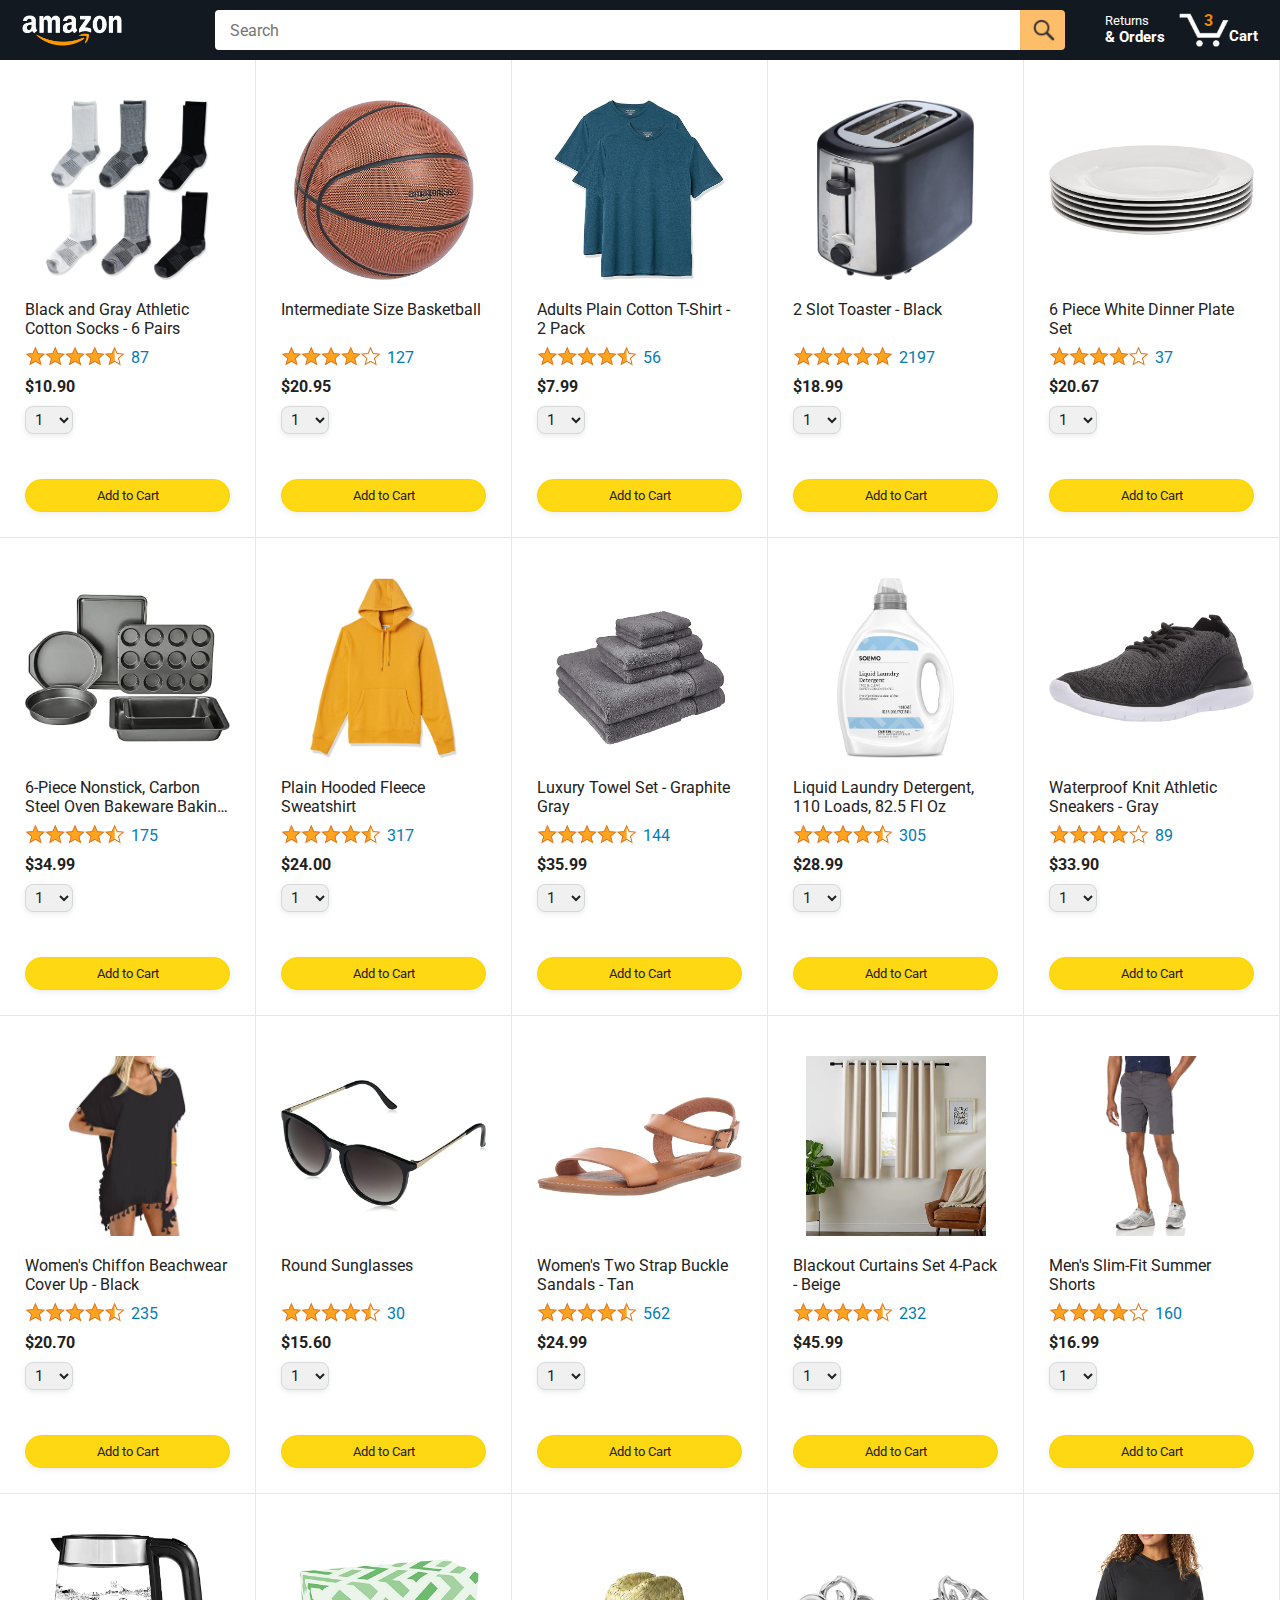
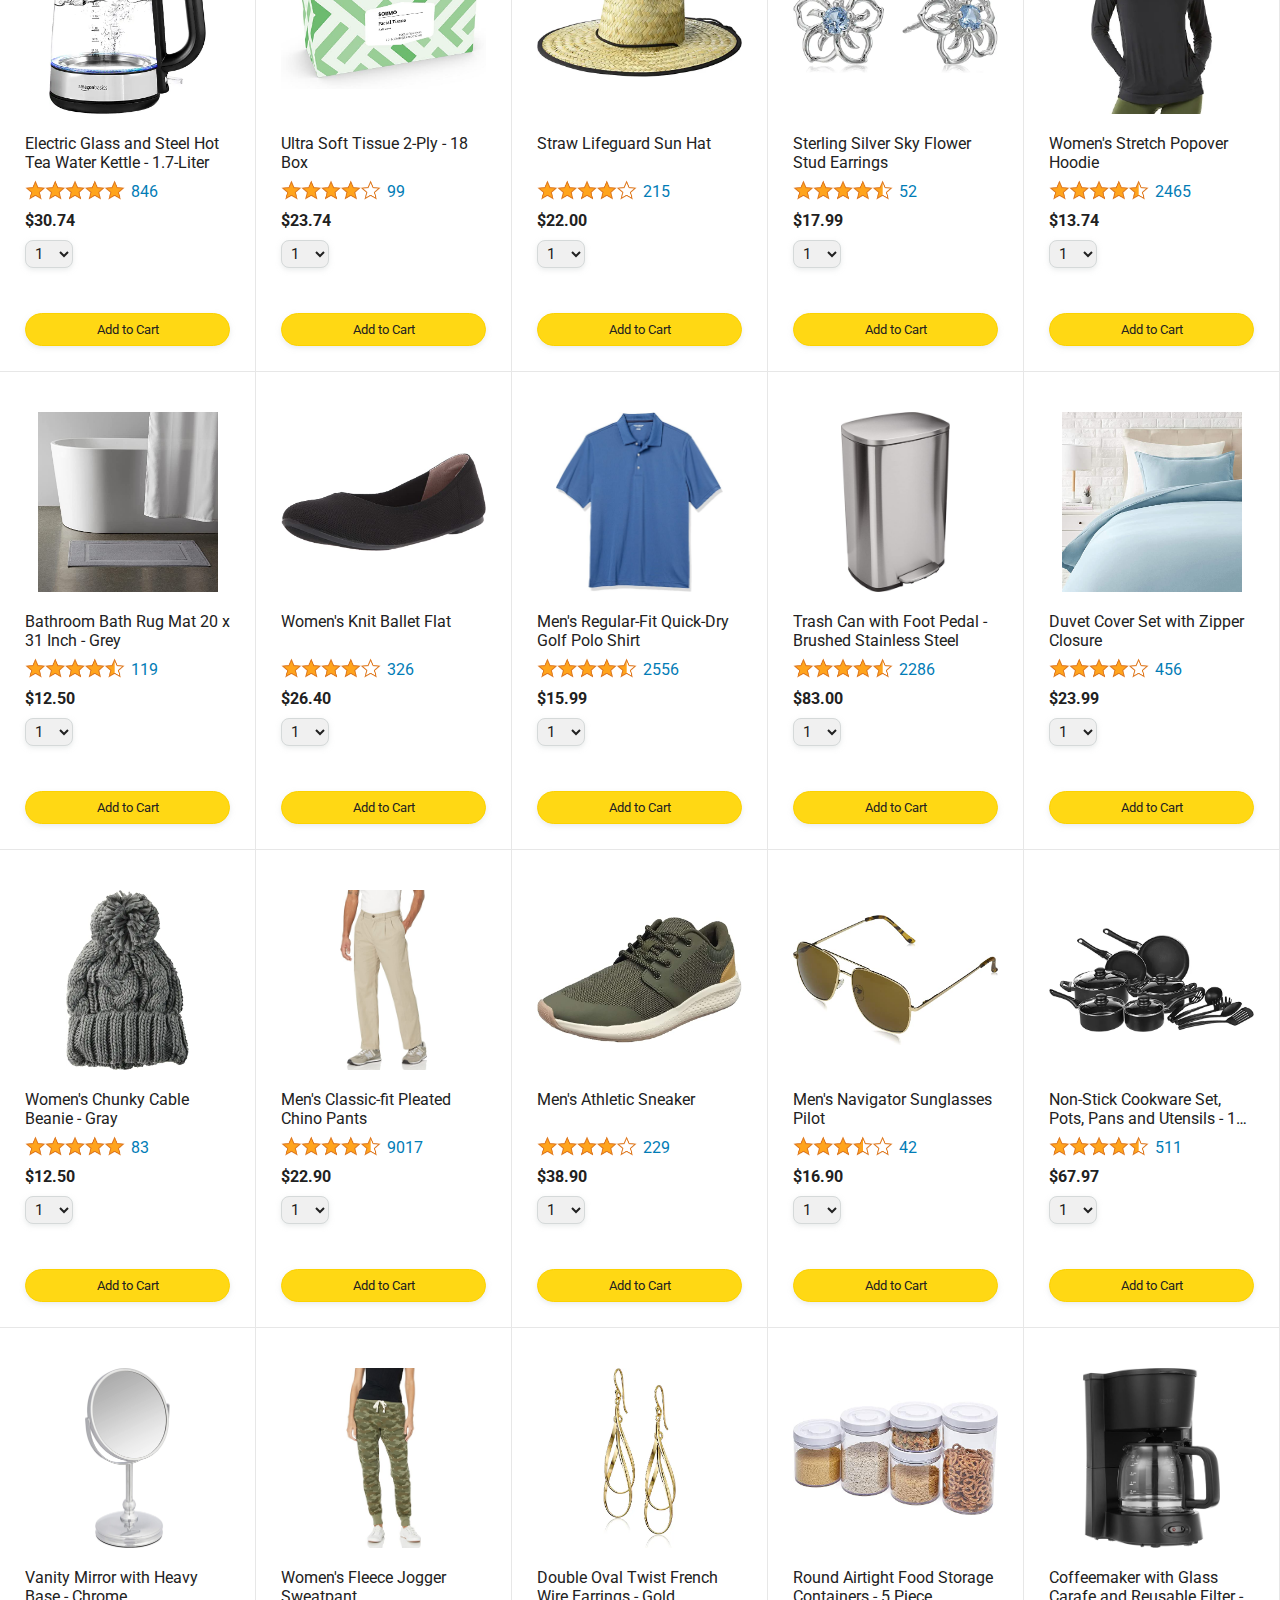
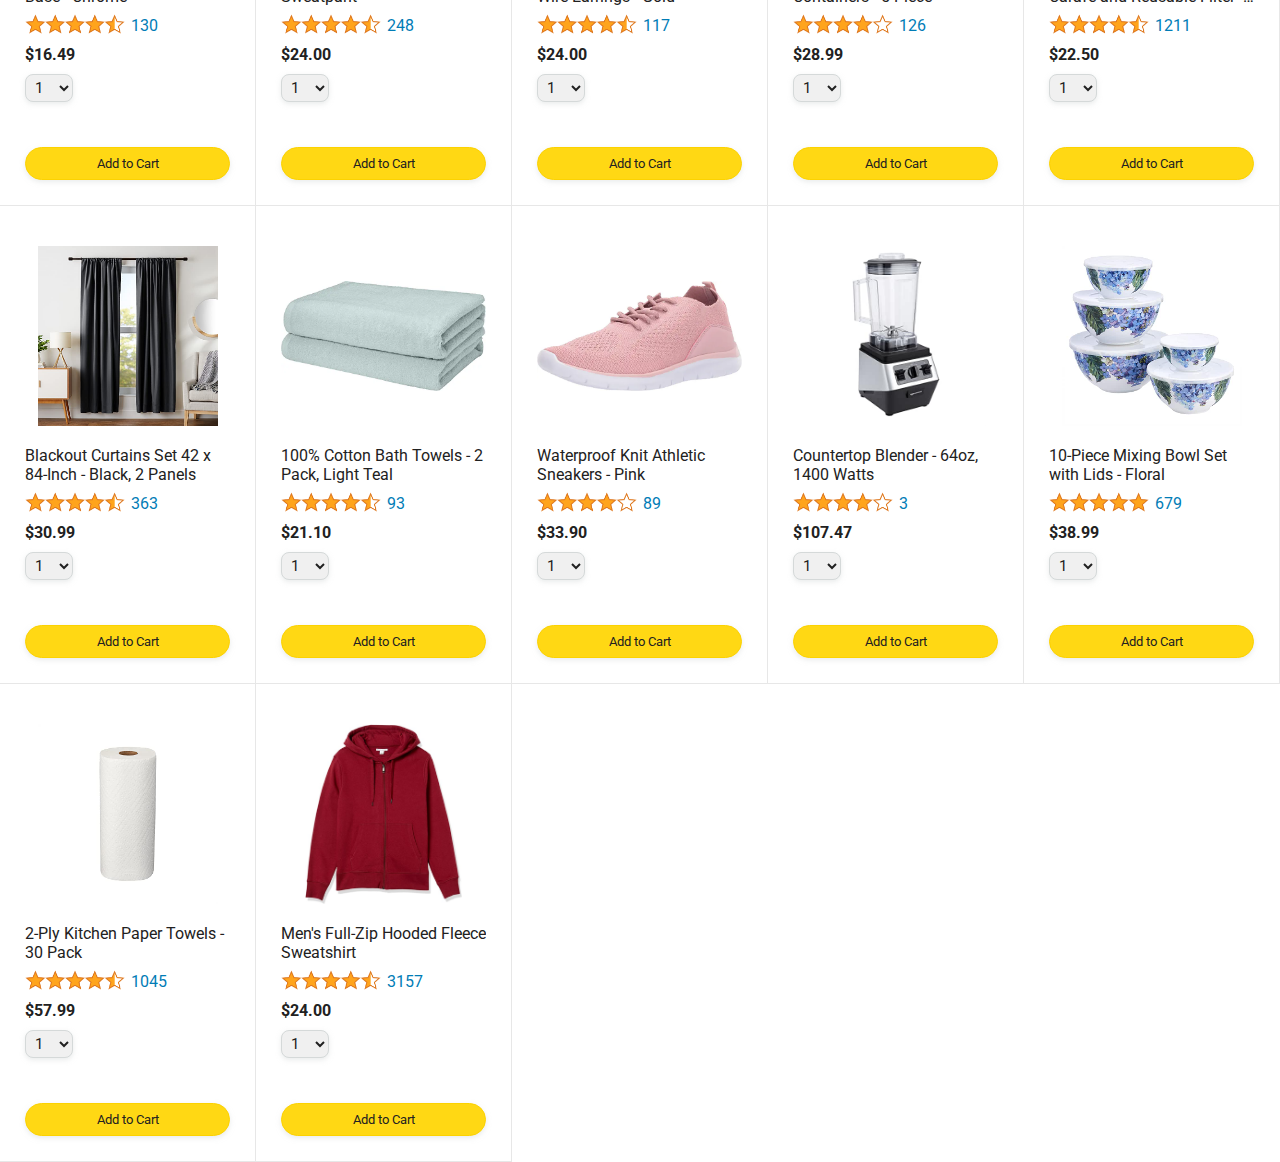
<file: index.html>
<!DOCTYPE html>
<html>
  <head>
    <title>Amazon Project</title>

    <!-- This code is needed for responsive design to work.
      (Responsive design = make the website look good on
      smaller screen sizes like a phone or a tablet). -->
    <meta name="viewport" content="width=device-width, initial-scale=1">

    <!-- Load a font called Roboto from Google Fonts. -->
    <link rel="shortcut icon" href="images/icons/amazon-favicon.png" type="image/x-icon">
    <link rel="preconnect" href="https://fonts.googleapis.com">
    <link rel="preconnect" href="https://fonts.gstatic.com" crossorigin>
    <link href="https://fonts.googleapis.com/css2?family=Roboto:wght@400;500;700&display=swap" rel="stylesheet">

    <!-- Here are the CSS files for this page. -->
    <link rel="stylesheet" href="styles/shared/general.css">
    <link rel="stylesheet" href="styles/shared/amazon-header.css">
    <link rel="stylesheet" href="styles/pages/amazon.css">
  </head>
  <body>
    <div class="amazon-header">
      <div class="amazon-header-left-section">
        <a href="index.html" class="header-link">
          <img class="amazon-logo"
            src="images/amazon-logo-white.png">
          <img class="amazon-mobile-logo"
            src="images/amazon-mobile-logo-white.png">
        </a>
      </div>

      <div class="amazon-header-middle-section">
        <input class="search-bar" type="text" placeholder="Search">

        <button class="search-button">
          <img class="search-icon" src="images/icons/search-icon.png">
        </button>
      </div>

      <div class="amazon-header-right-section">
        <a class="orders-link header-link" href="orders.html">
          <span class="returns-text">Returns</span>
          <span class="orders-text">& Orders</span>
        </a>

        <a class="cart-link header-link" href="checkout.html">
          <img class="cart-icon" src="images/icons/cart-icon.png">
          <div class="cart-quantity js-cart-quantity"></div>
          <div class="cart-text">Cart</div>
        </a>
      </div>
    </div>
    
    <div class="main">
      <div class="products-grid js-products-grid"> 
      </div>
    </div>

    <script type="module" src="scripts/amazon.js"></script>
  </body>
</html>
</file>
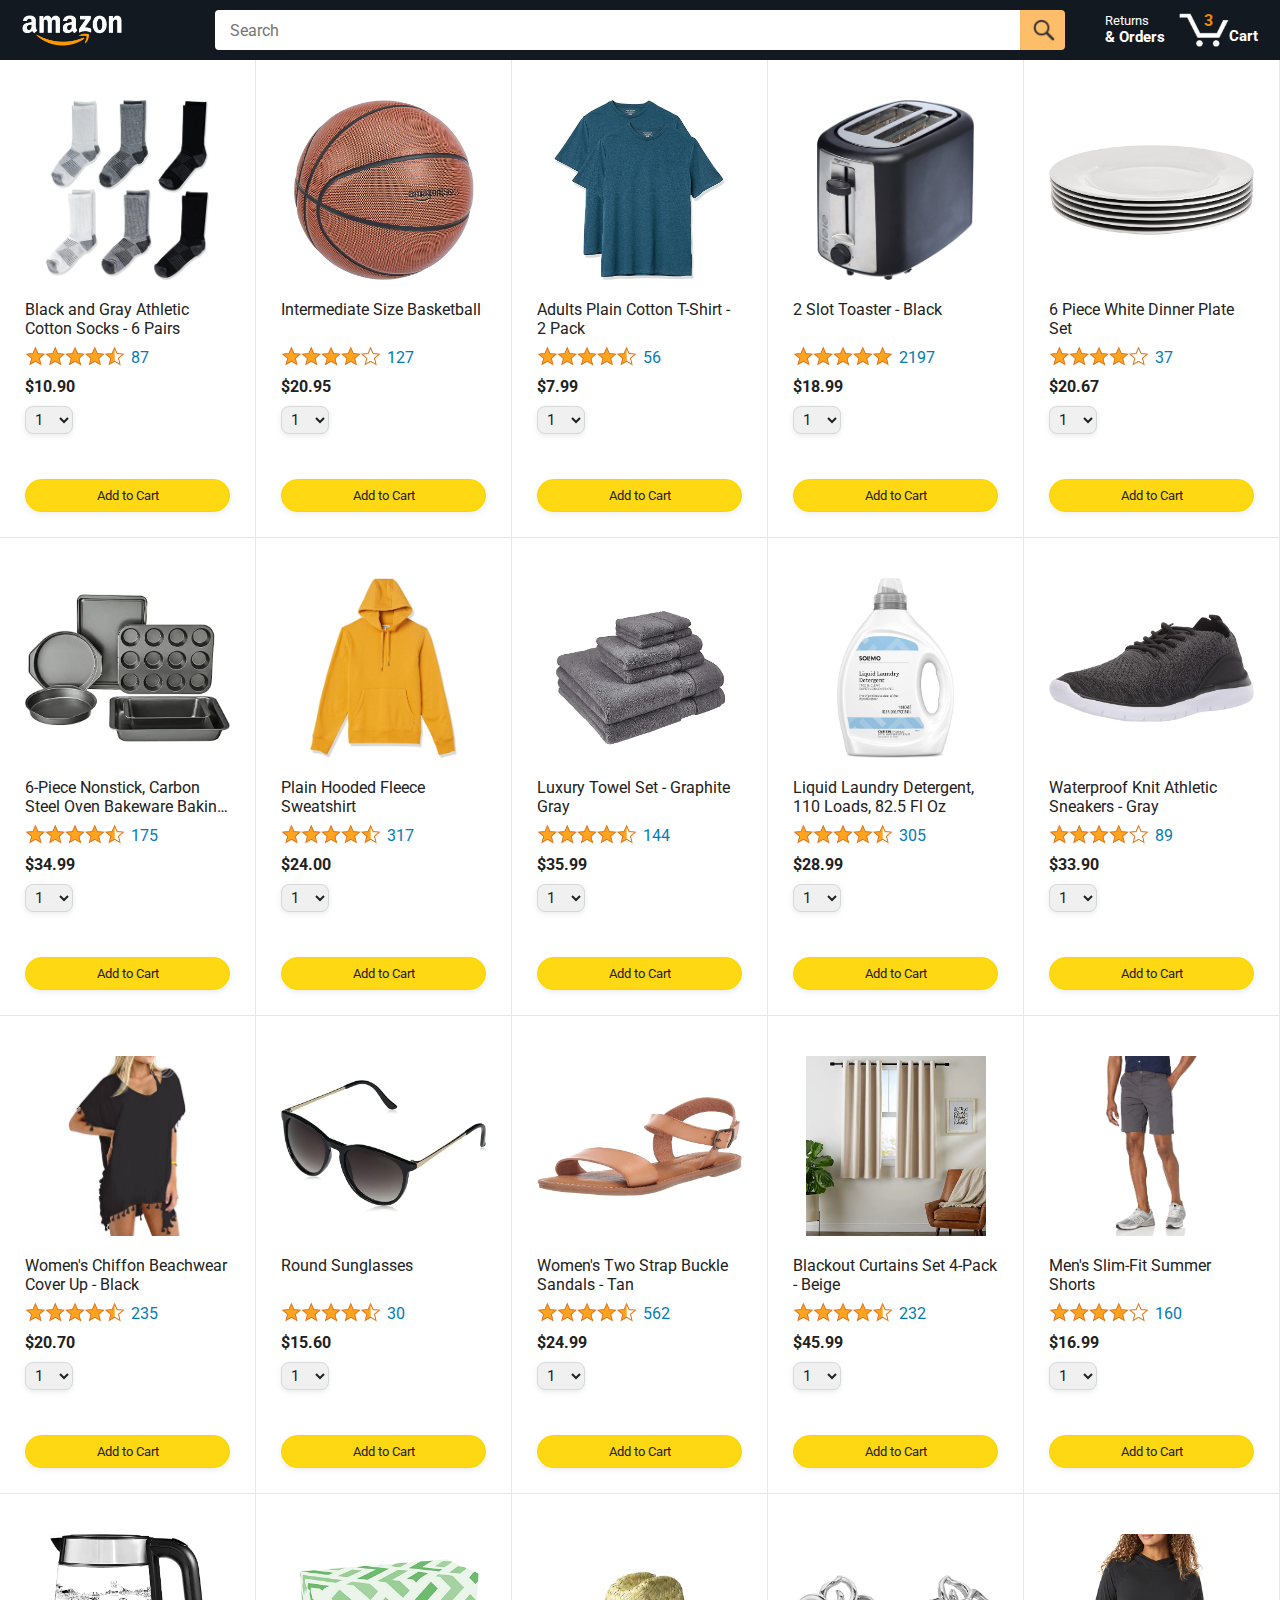
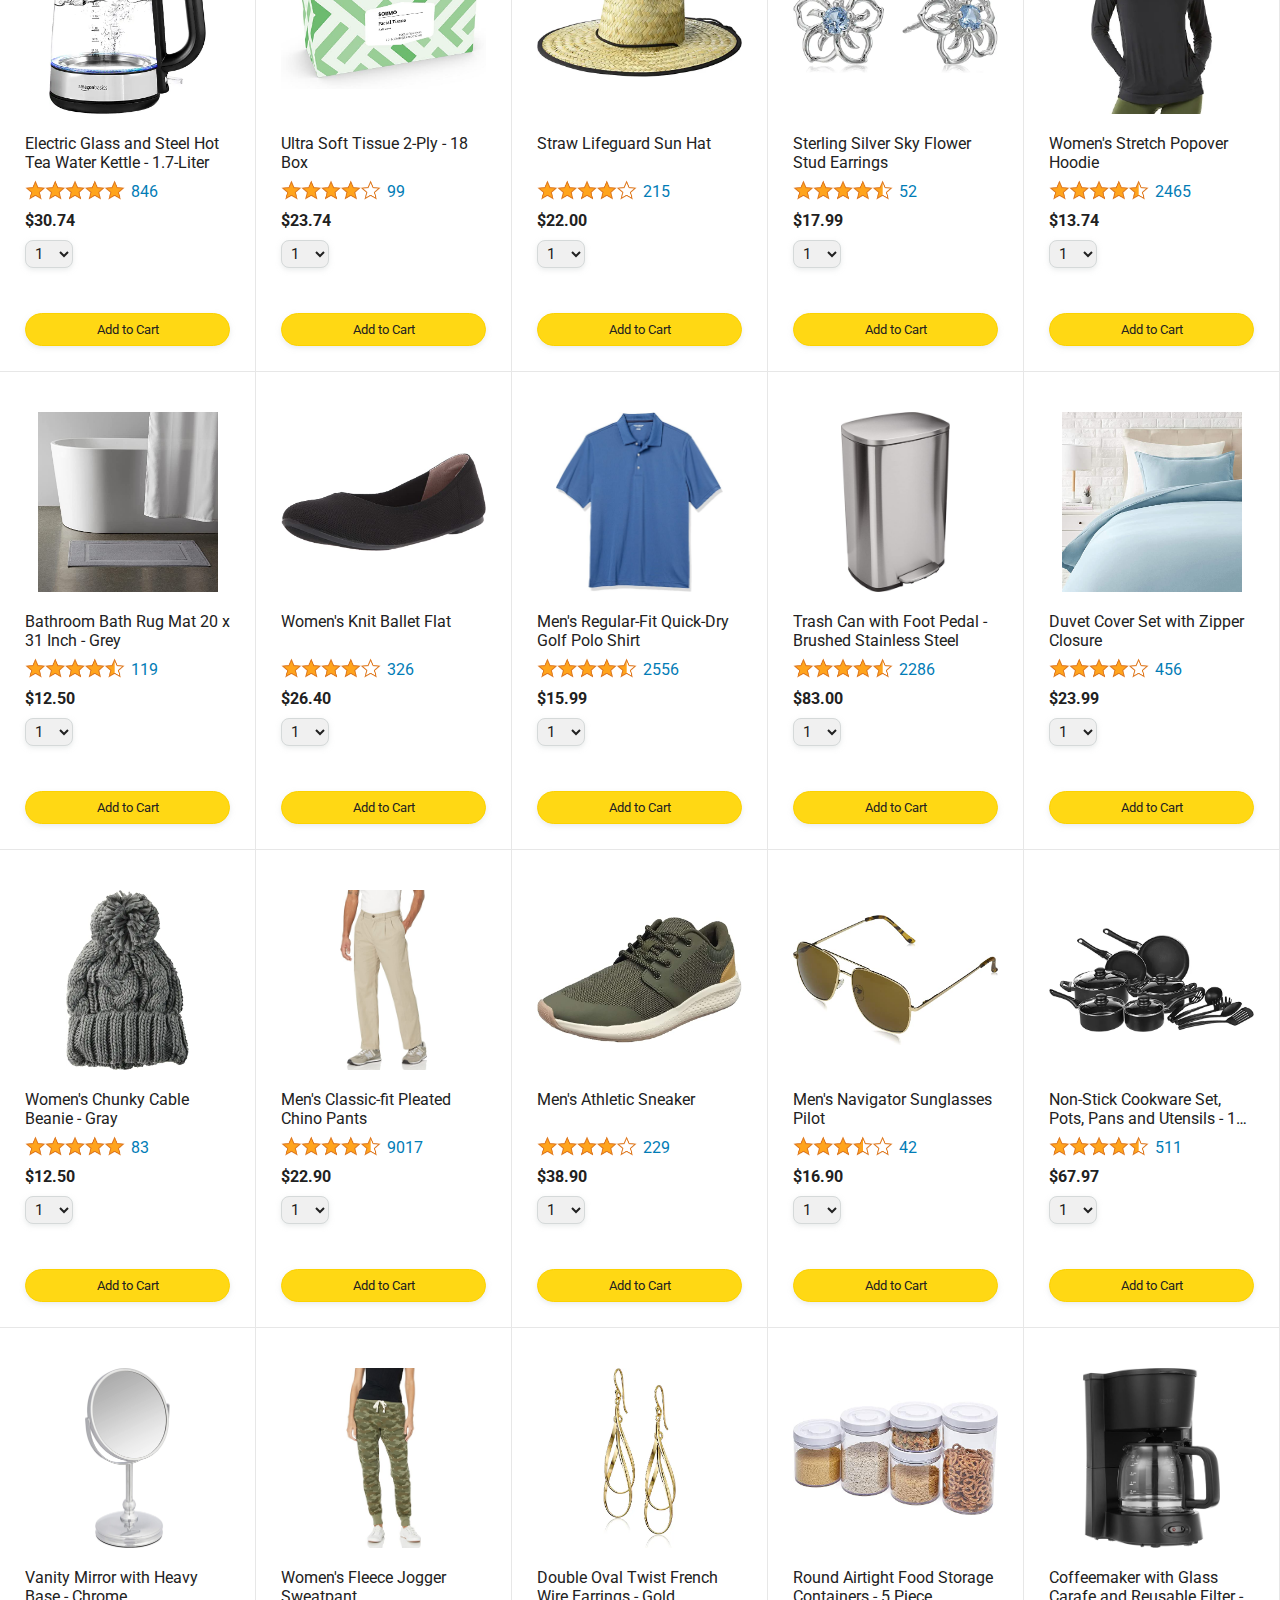
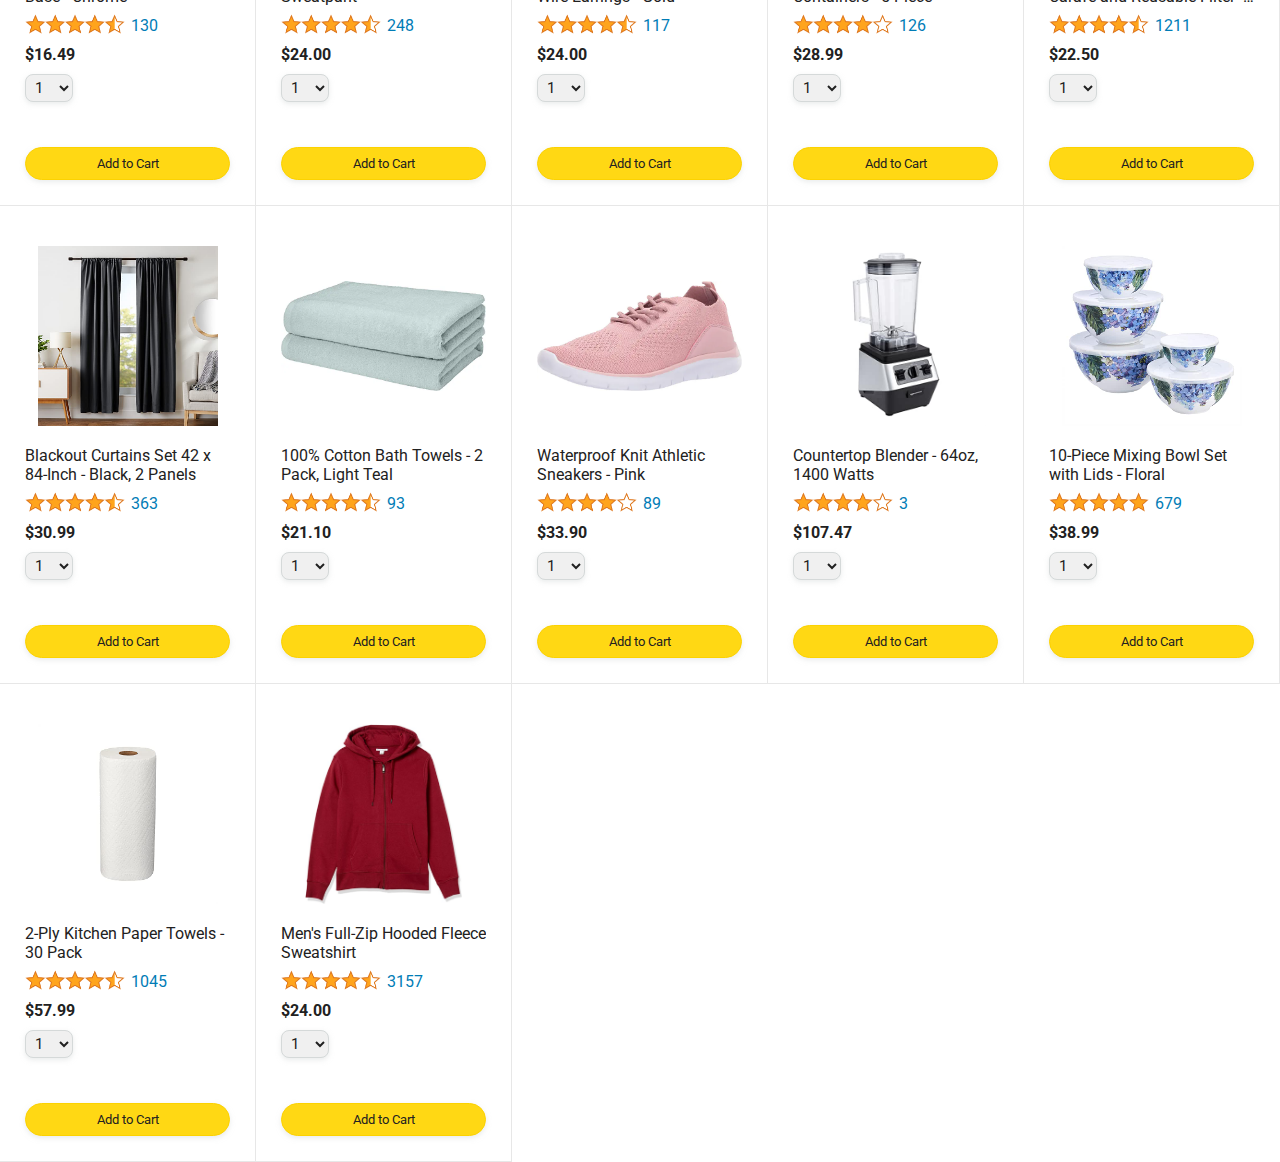
<file: amazon.html>
<!DOCTYPE html>
<html>
  <head>
    <title>Amazon Project</title>

    <!-- This code is needed for responsive design to work.
      (Responsive design = make the website look good on
      smaller screen sizes like a phone or a tablet). -->
    <meta name="viewport" content="width=device-width, initial-scale=1">

    <!-- Load a font called Roboto from Google Fonts. -->
    <link rel="preconnect" href="https://fonts.googleapis.com">
    <link rel="preconnect" href="https://fonts.gstatic.com" crossorigin>
    <link href="https://fonts.googleapis.com/css2?family=Roboto:wght@400;500;700&display=swap" rel="stylesheet">

    <!-- Here are the CSS files for this page. -->
    <link rel="stylesheet" href="styles/shared/general.css">
    <link rel="stylesheet" href="styles/shared/amazon-header.css">
    <link rel="stylesheet" href="styles/pages/amazon.css">
  </head>
  <body>
    <div class="amazon-header">
      <div class="amazon-header-left-section">
        <a href="amazon.html" class="header-link">
          <img class="amazon-logo"
            src="images/amazon-logo-white.png">
          <img class="amazon-mobile-logo"
            src="images/amazon-mobile-logo-white.png">
        </a>
      </div>

      <div class="amazon-header-middle-section">
        <input class="search-bar" type="text" placeholder="Search">

        <button class="search-button">
          <img class="search-icon" src="images/icons/search-icon.png">
        </button>
      </div>

      <div class="amazon-header-right-section">
        <a class="orders-link header-link" href="orders.html">
          <span class="returns-text">Returns</span>
          <span class="orders-text">& Orders</span>
        </a>

        <a class="cart-link header-link" href="checkout.html">
          <img class="cart-icon" src="images/icons/cart-icon.png">
          <div class="cart-quantity js-cart-quantity"></div>
          <div class="cart-text">Cart</div>
        </a>
      </div>
    </div>
    
    <div class="main">
      <div class="products-grid js-products-grid"> 
      </div>
    </div>

    <script type="module" src="scripts/amazon.js"></script>
  </body>
</html>
</file>
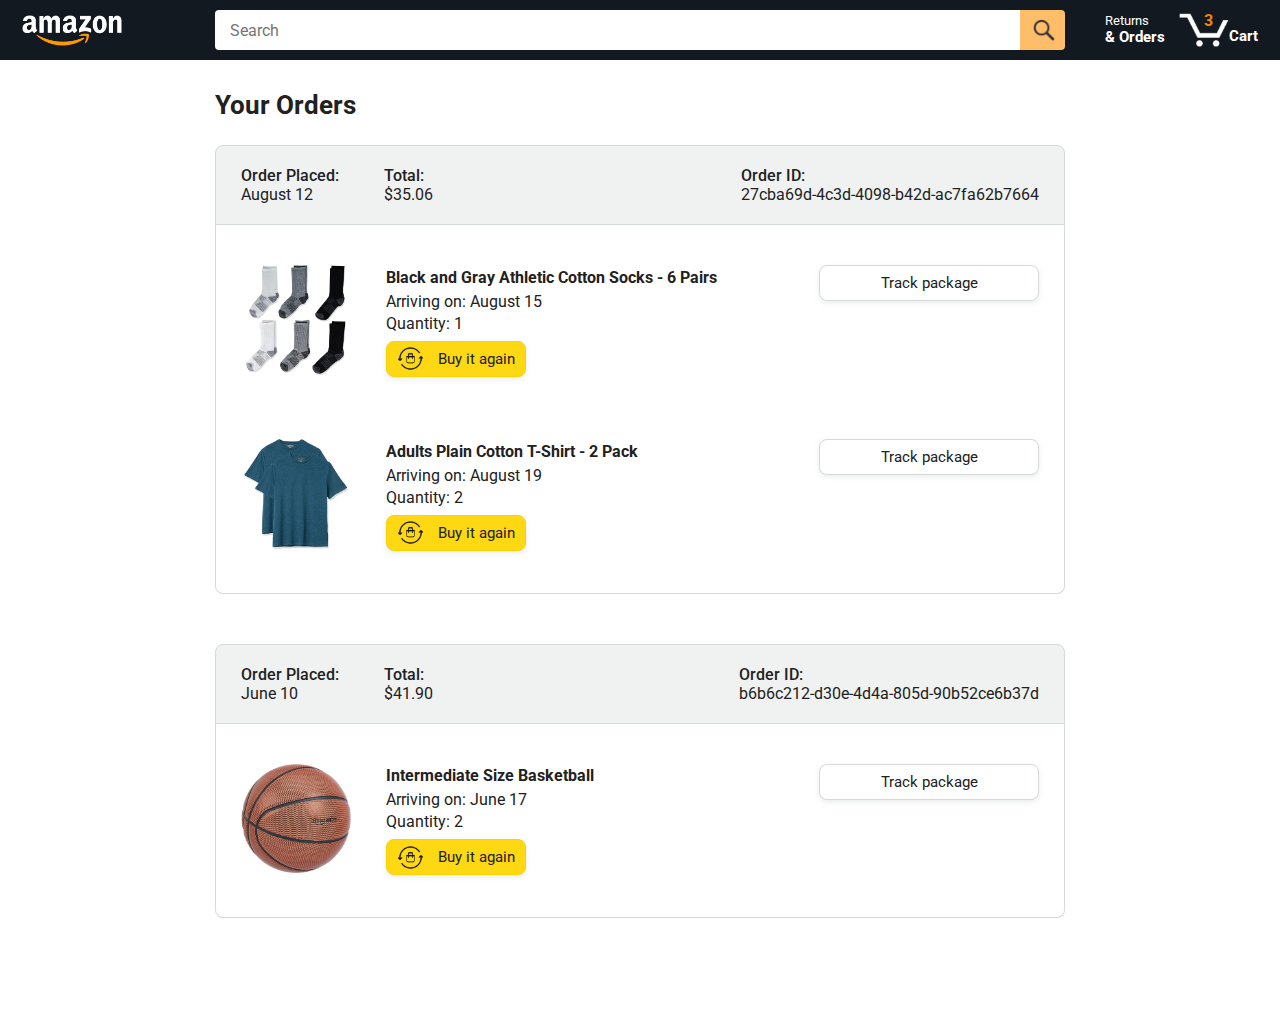
<file: orders.html>
<!DOCTYPE html>
<html>
  <head>
    <title>Orders</title>

    <!-- This code is needed for responsive design to work.
      (Responsive design = make the website look good on
      smaller screen sizes like a phone or a tablet). -->
    <meta name="viewport" content="width=device-width, initial-scale=1">

    <!-- Load a font called Roboto from Google Fonts. -->
    <link rel="shortcut icon" href="images/icons/amazon-favicon.png" type="image/x-icon">
    <link rel="preconnect" href="https://fonts.googleapis.com">
    <link rel="preconnect" href="https://fonts.gstatic.com" crossorigin>
    <link href="https://fonts.googleapis.com/css2?family=Roboto:wght@400;500;700&display=swap" rel="stylesheet">

    <!-- Here are the CSS files for this page. -->
    <link rel="stylesheet" href="styles/shared/general.css">
    <link rel="stylesheet" href="styles/shared/amazon-header.css">
    <link rel="stylesheet" href="styles/pages/orders.css">
  </head>
  <body>
    <div class="amazon-header">
      <div class="amazon-header-left-section">
        <a href="index.html" class="header-link">
          <img class="amazon-logo"
            src="images/amazon-logo-white.png">
          <img class="amazon-mobile-logo"
            src="images/amazon-mobile-logo-white.png">
        </a>
      </div>

      <div class="amazon-header-middle-section">
        <input class="search-bar" type="text" placeholder="Search">

        <button class="search-button">
          <img class="search-icon" src="images/icons/search-icon.png">
        </button>
      </div>

      <div class="amazon-header-right-section">
        <a class="orders-link header-link" href="orders.html">
          <span class="returns-text">Returns</span>
          <span class="orders-text">& Orders</span>
        </a>

        <a class="cart-link header-link" href="checkout.html">
          <img class="cart-icon" src="images/icons/cart-icon.png">
          <div class="cart-quantity">3</div>
          <div class="cart-text">Cart</div>
        </a>
      </div>
    </div>

    <div class="main">
      <div class="page-title">Your Orders</div>

      <div class="orders-grid">
        <div class="order-container">
          
          <div class="order-header">
            <div class="order-header-left-section">
              <div class="order-date">
                <div class="order-header-label">Order Placed:</div>
                <div>August 12</div>
              </div>
              <div class="order-total">
                <div class="order-header-label">Total:</div>
                <div>$35.06</div>
              </div>
            </div>

            <div class="order-header-right-section">
              <div class="order-header-label">Order ID:</div>
              <div>27cba69d-4c3d-4098-b42d-ac7fa62b7664</div>
            </div>
          </div>

          <div class="order-details-grid">
            <div class="product-image-container">
              <img src="images/products/athletic-cotton-socks-6-pairs.jpg">
            </div>

            <div class="product-details">
              <div class="product-name">
                Black and Gray Athletic Cotton Socks - 6 Pairs
              </div>
              <div class="product-delivery-date">
                Arriving on: August 15
              </div>
              <div class="product-quantity">
                Quantity: 1
              </div>
              <button class="buy-again-button button-primary">
                <img class="buy-again-icon" src="images/icons/buy-again.png">
                <span class="buy-again-message">Buy it again</span>
              </button>
            </div>

            <div class="product-actions">
              <a href="tracking.html">
                <button class="track-package-button button-secondary">
                  Track package
                </button>
              </a>
            </div>

            <div class="product-image-container">
              <img src="images/products/adults-plain-cotton-tshirt-2-pack-teal.jpg">
            </div>

            <div class="product-details">
              <div class="product-name">
                Adults Plain Cotton T-Shirt - 2 Pack
              </div>
              <div class="product-delivery-date">
                Arriving on: August 19
              </div>
              <div class="product-quantity">
                Quantity: 2
              </div>
              <button class="buy-again-button button-primary">
                <img class="buy-again-icon" src="images/icons/buy-again.png">
                <span class="buy-again-message">Buy it again</span>
              </button>
            </div>

            <div class="product-actions">
              <a href="tracking.html">
                <button class="track-package-button button-secondary">
                  Track package
                </button>
              </a>
            </div>
          </div>
        </div>

        <div class="order-container">

          <div class="order-header">
            <div class="order-header-left-section">
              <div class="order-date">
                <div class="order-header-label">Order Placed:</div>
                <div>June 10</div>
              </div>
              <div class="order-total">
                <div class="order-header-label">Total:</div>
                <div>$41.90</div>
              </div>
            </div>

            <div class="order-header-right-section">
              <div class="order-header-label">Order ID:</div>
              <div>b6b6c212-d30e-4d4a-805d-90b52ce6b37d</div>
            </div>
          </div>

          <div class="order-details-grid">
            <div class="product-image-container">
              <img src="images/products/intermediate-composite-basketball.jpg">
            </div>

            <div class="product-details">
              <div class="product-name">
                Intermediate Size Basketball
              </div>
              <div class="product-delivery-date">
                Arriving on: June 17
              </div>
              <div class="product-quantity">
                Quantity: 2
              </div>
              <button class="buy-again-button button-primary">
                <img class="buy-again-icon" src="images/icons/buy-again.png">
                <span class="buy-again-message">Buy it again</span>
              </button>
            </div>

            <div class="product-actions">
              <a href="tracking.html">
                <button class="track-package-button button-secondary">
                  Track package
                </button>
              </a>
            </div>
          </div>
        </div>
      </div>
    </div>
  </body>
</html>
</file>
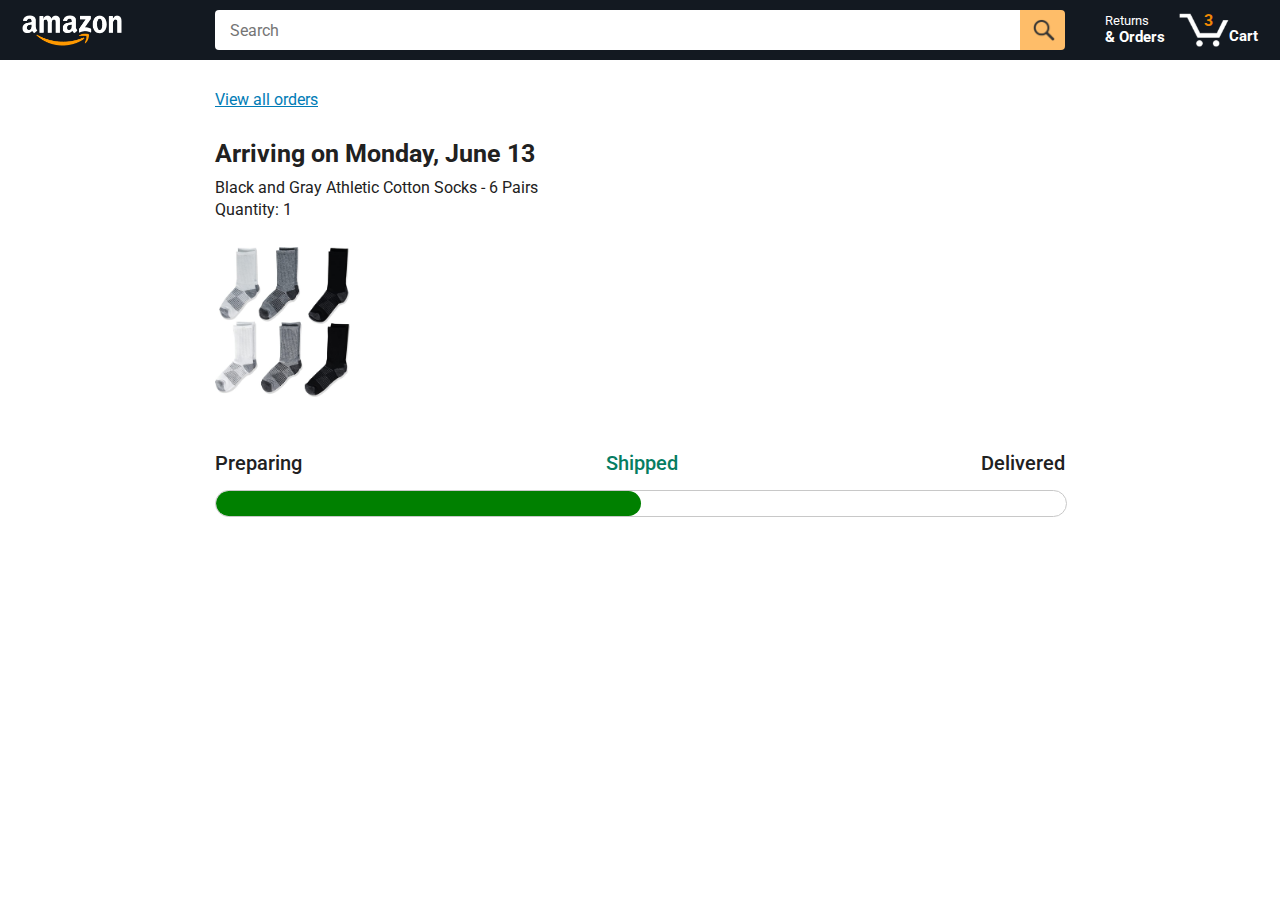
<file: tracking.html>
<!DOCTYPE html>
<html>
  <head>
    <title>Tracking</title>

    <!-- This code is needed for responsive design to work.
      (Responsive design = make the website look good on
      smaller screen sizes like a phone or a tablet). -->
    <meta name="viewport" content="width=device-width, initial-scale=1">

    <!-- Load a font called Roboto from Google Fonts. -->
    <link rel="shortcut icon" href="images/icons/amazon-favicon.png" type="image/x-icon">
    <link rel="preconnect" href="https://fonts.googleapis.com">
    <link rel="preconnect" href="https://fonts.gstatic.com" crossorigin>
    <link href="https://fonts.googleapis.com/css2?family=Roboto:wght@400;500;700&display=swap" rel="stylesheet">

    <!-- Here are the CSS files for this page. -->
    <link rel="stylesheet" href="styles/shared/general.css">
    <link rel="stylesheet" href="styles/shared/amazon-header.css">
    <link rel="stylesheet" href="styles/pages/tracking.css">
  </head>
  <body>
    <div class="amazon-header">
      <div class="amazon-header-left-section">
        <a href="index.html" class="header-link">
          <img class="amazon-logo"
            src="images/amazon-logo-white.png">
          <img class="amazon-mobile-logo"
            src="images/amazon-mobile-logo-white.png">
        </a>
      </div>

      <div class="amazon-header-middle-section">
        <input class="search-bar" type="text" placeholder="Search">

        <button class="search-button">
          <img class="search-icon" src="images/icons/search-icon.png">
        </button>
      </div>

      <div class="amazon-header-right-section">
        <a class="orders-link header-link" href="orders.html">
          <span class="returns-text">Returns</span>
          <span class="orders-text">& Orders</span>
        </a>

        <a class="cart-link header-link" href="checkout.html">
          <img class="cart-icon" src="images/icons/cart-icon.png">
          <div class="cart-quantity">3</div>
          <div class="cart-text">Cart</div>
        </a>
      </div>
    </div>

    <div class="main">
      <div class="order-tracking">
        <a class="back-to-orders-link link-primary" href="orders.html">
          View all orders
        </a>

        <div class="delivery-date">
          Arriving on Monday, June 13
        </div>

        <div class="product-info">
          Black and Gray Athletic Cotton Socks - 6 Pairs
        </div>

        <div class="product-info">
          Quantity: 1
        </div>

        <img class="product-image" src="images/products/athletic-cotton-socks-6-pairs.jpg">

        <div class="progress-labels-container">
          <div class="progress-label">
            Preparing
          </div>
          <div class="progress-label current-status">
            Shipped
          </div>
          <div class="progress-label">
            Delivered
          </div>
        </div>

        <div class="progress-bar-container">
          <div class="progress-bar"></div>
        </div>
      </div>
    </div>
  </body>
</html>
</file>
<file: styles/shared/general.css>
body {
  font-family: Roboto, Arial;
  color: rgb(33, 33, 33);
  /* The <body> element has a default margin of 8px
     on all sides. This removes the default margins. */
  margin: 0;
}

/* <p> elements have a default margin on the top
   and bottom. This removes the default margins. */
p {
  margin: 0;
}

/* button {
  cursor: pointer;
}

select {
  cursor: pointer;
} */

input, select, button {
  font-family: Roboto, Arial;
}

.button-primary {
  color: rgb(33, 33, 33);
  background-color: rgb(255, 216, 20);
  border: 1px solid rgb(252, 210, 0);
  border-radius: 8px;
  cursor: pointer;
  box-shadow: 0 2px 5px rgba(213, 217, 217, 0.5);
}

.button-primary:hover {
  background-color: rgb(247, 202, 0);
  border: 1px solid rgb(242, 194, 0);
}

.button-primary:active {
  background: rgb(255, 216, 20);
  border-color: rgb(252, 210, 0);
  box-shadow: none;
}

.button-secondary {
  color: rgb(33, 33, 33);
  background: white;
  border: 1px solid rgb(213, 217, 217);
  border-radius: 8px;
  cursor: pointer;
  box-shadow: 0 2px 5px rgba(213, 217, 217, 0.5);
}

.button-secondary:hover {
  background-color: rgb(247, 250, 250);
}

.button-secondary:active {
  background-color: rgb(237, 253, 255);
  box-shadow: none;
}

/* These styles will limit text to 2 lines. Anything
   beyond 2 lines will be replaced with "..."
   You can find this code by using an A.I. tool or by
   searching in Google.
   https://css-tricks.com/almanac/properties/l/line-clamp/ */
.limit-text-to-2-lines {
  display: -webkit-box;
  -webkit-line-clamp: 2;
  -webkit-box-orient: vertical;
  overflow: hidden;
}

.link-primary {
  color: rgb(1, 124, 182);
  cursor: pointer;
}

.link-primary:hover {
  color: rgb(196, 80, 0);
}

/* Styles for dropdown selectors. */
select {
  color: rgb(33, 33, 33);
  background-color: rgb(240, 240, 240);
  border: 1px solid rgb(213, 217, 217);
  border-radius: 8px;
  padding: 3px 5px;
  font-size: 15px;
  cursor: pointer;
  box-shadow: 0 2px 5px rgba(213, 217, 217, 0.5);
}

select:focus,
input:focus {
  outline: 2px solid rgb(255, 153, 0);
}
</file>
<file: styles/shared/amazon-header.css>
.amazon-header {
  background-color: rgb(19, 25, 33);
  color: white;
  padding-left: 15px;
  padding-right: 15px;

  display: flex;
  align-items: center;
  justify-content: space-between;

  position: fixed;
  top: 0;
  left: 0;
  right: 0;
  height: 60px;
}

.amazon-header-left-section {
  width: 180px;
}

@media (max-width: 800px) {
  .amazon-header-left-section {
    width: unset;
  }
}

.header-link {
  display: inline-block;
  padding: 6px;
  border-radius: 2px;
  cursor: pointer;
  text-decoration: none;
  border: 1px solid rgba(0, 0, 0, 0);
}

.header-link:hover {
  border: 1px solid white;
}

.amazon-logo {
  width: 100px;
  margin-top: 5px;
}

.amazon-mobile-logo {
  display: none;
}

@media (max-width: 575px) {
  .amazon-logo {
    display: none;
  }

  .amazon-mobile-logo {
    display: block;
    height: 35px;
    margin-top: 5px;
  }
}

.amazon-header-middle-section {
  flex: 1;
  max-width: 850px;
  margin-left: 10px;
  margin-right: 10px;
  display: flex;
}

.search-bar {
  flex: 1;
  width: 0;
  font-size: 16px;
  height: 38px;
  padding-left: 15px;
  border: none;
  border-top-left-radius: 4px;
  border-bottom-left-radius: 4px;
  border-top-right-radius: 0;
  border-bottom-right-radius: 0;
}

.search-button {
  background-color: rgb(254, 189, 105);
  border: none;
  width: 45px;
  height: 40px;
  border-top-right-radius: 4px;
  border-bottom-right-radius: 4px;
  flex-shrink: 0;
}

.search-icon {
  height: 22px;
  margin-left: 2px;
  margin-top: 3px;
}

.amazon-header-right-section {
  width: 180px;
  flex-shrink: 0;
  display: flex;
  justify-content: end;
}

.orders-link {
  color: white;
}

.returns-text {
  display: block;
  font-size: 13px;
}

.orders-text {
  display: block;
  font-size: 15px;
  font-weight: 700;
}

.cart-link {
  color: white;
  display: flex;
  align-items: center;
  position: relative;
}

.cart-icon {
  width: 50px;
}

.cart-text {
  margin-top: 12px;
  font-size: 15px;
  font-weight: 700;
}

.cart-quantity {
  color: rgb(240, 136, 4);
  font-size: 16px;
  font-weight: 700;

  position: absolute;
  top: 4px;
  left: 22px;
  
  width: 26px;
  text-align: center;
}
</file>
<file: styles/pages/amazon.css>
.main {
  margin-top: 60px;
}

.products-grid {
  display: grid;

  /* - In CSS Grid, 1fr means a column will take up the
       remaining space in the grid.
     - If we write 1fr 1fr ... 1fr; 8 times, this will
       divide the grid into 8 columns, each taking up an
       equal amount of the space.
     - repeat(8, 1fr); is a shortcut for repeating "1fr"
       8 times (instead of typing out "1fr" 8 times).
       repeat(...) is a special property that works with
       display: grid; */
  grid-template-columns: repeat(8, 1fr);
}

/* @media is used to create responsive design (making the
   website look good on any screen size). This @media
   means when the screen width is 2000px or less, we
   will divide the grid into 7 columns instead of 8. */
@media (max-width: 2000px) {
  .products-grid {
    grid-template-columns: repeat(7, 1fr);
  }
}

/* This @media means when the screen width is 1600px or
   less, we will divide the grid into 6 columns. */
@media (max-width: 1600px) {
  .products-grid {
    grid-template-columns: repeat(6, 1fr);
  }
}

@media (max-width: 1300px) {
  .products-grid {
    grid-template-columns: repeat(5, 1fr);
  }
}

@media (max-width: 1000px) {
  .products-grid {
    grid-template-columns: repeat(4, 1fr);
  }
}

@media (max-width: 800px) {
  .products-grid {
    grid-template-columns: repeat(3, 1fr);
  }
}

@media (max-width: 575px) {
  .products-grid {
    grid-template-columns: repeat(2, 1fr);
  }
}

@media (max-width: 450px) {
  .products-grid {
    grid-template-columns: 1fr;
  }
}

.product-container {
  padding-top: 40px;
  padding-bottom: 25px;
  padding-left: 25px;
  padding-right: 25px;

  border-right: 1px solid rgb(231, 231, 231);
  border-bottom: 1px solid rgb(231, 231, 231);

  display: flex;
  flex-direction: column;
}

.product-image-container {
  display: flex;
  justify-content: center;
  align-items: center;

  height: 180px;
  margin-bottom: 20px;
}

.product-image {
  /* Images will overflow their container by default. To
    prevent this, we set max-width and max-height to 100%
    so they stay inside their container. */
  max-width: 100%;
  max-height: 100%;
}

.product-name {
  height: 40px;
  margin-bottom: 5px;
}

.product-rating-container {
  display: flex;
  align-items: center;
  margin-bottom: 10px;
}

.product-rating-stars {
  width: 100px;
  margin-right: 6px;
}

.product-rating-count {
  color: rgb(1, 124, 182);
  cursor: pointer;
  margin-top: 3px;
}

.product-price {
  font-weight: 700;
  margin-bottom: 10px;
}

.product-quantity-container {
  margin-bottom: 17px;
}

.product-spacer {
  flex: 1;
}

.added-to-cart {
  color: rgb(6, 125, 98);
  font-size: 16px;

  display: flex;
  align-items: center;
  margin-bottom: 8px;

  /* At first, the "Added to cart" message will
     be invisible. Use JavaScript to change the
     opacity and make it visible. */
  opacity: 0;
}

.added-to-cart img {
  height: 20px;
  margin-right: 5px;
}

.add-to-cart-button {
  width: 100%;
  padding: 8px;
  border-radius: 50px;
}

.added-to-cart-visible {
  opacity: 1;
}
</file>
<file: styles/pages/orders.css>
.main {
  max-width: 850px;
  margin-top: 90px;
  margin-bottom: 100px;
  padding-left: 20px;
  padding-right: 20px;

  /* margin-left: auto;
     margin-right auto;
     Is a trick for centering an element horizontally
     without needing a container. */
  margin-left: auto;
  margin-right: auto;
}

.page-title {
  font-weight: 700;
  font-size: 26px;
  margin-bottom: 25px;
}

.orders-grid {
  display: grid;
  grid-template-columns: 1fr;
  row-gap: 50px;
}

.order-header {
  background-color: rgb(240, 242, 242);
  border: 1px solid rgb(213, 217, 217);

  display: flex;
  align-items: center;
  justify-content: space-between;

  padding: 20px 25px;
  border-top-left-radius: 8px;
  border-top-right-radius: 8px;
}

.order-header-left-section {
  display: flex;
  flex-shrink: 0;
}

.order-header-label {
  font-weight: 500;
}

.order-date,
.order-total {
  margin-right: 45px;
}

.order-header-right-section {
  flex-shrink: 1;
}

@media (max-width: 575px) {
  .order-header {
    flex-direction: column;
    align-items: start;
    line-height: 23px;
    padding: 15px;
  }

  .order-header-left-section {
    flex-direction: column;
  }

  .order-header-label {
    margin-right: 5px;
  }

  .order-date,
  .order-total {
    display: grid;
    grid-template-columns: auto 1fr;
    margin-right: 0;
  }

  .order-header-right-section {
    display: grid;
    grid-template-columns: auto 1fr;
  }
}

.order-details-grid {
  padding: 40px 25px;
  border: 1px solid rgb(213, 217, 217);
  border-top: none;
  border-bottom-left-radius: 8px;
  border-bottom-right-radius: 8px;

  display: grid;
  grid-template-columns: 110px 1fr 220px;
  column-gap: 35px;
  row-gap: 60px;
  align-items: center;
}

@media (max-width: 800px) {
  .order-details-grid {
    grid-template-columns: 110px 1fr;
    row-gap: 0;
    padding-bottom: 8px;
  }
}

@media (max-width: 450px) {
  .order-details-grid {
    grid-template-columns: 1fr;
  }
}

.product-image-container {
  text-align: center;
}

.product-image-container img {
  max-width: 110px;
  max-height: 110px;
}

.product-name {
  font-weight: 700;
  margin-bottom: 5px;
}

.product-delivery-date {
  margin-bottom: 3px;
}

.product-quantity {
  margin-bottom: 8px;
}

.buy-again-button {
  font-size: 15px;
  width: 140px;
  height: 36px;
  border-radius: 8px;

  display: flex;
  align-items: center;
  justify-content: center;
}

.buy-again-icon {
  width: 25px;
  margin-right: 15px;
}

.product-actions {
  align-self: start;
}

.track-package-button {
  width: 100%;
  font-size: 15px;
  padding: 8px;
}

@media (max-width: 800px) {
  .buy-again-button {
    margin-bottom: 10px;
  }

  .product-actions {
    /* grid-column: 2 means this element will be placed
       in column 2 in the grid. (Normally, the column that
       an element is placed in is determined by the order
       of the elements in the HTML. grid-column overrides
       this default ordering). */
    grid-column: 2;
    margin-bottom: 30px;
  }

  .track-package-button {
    width: 140px;
  }
}

@media (max-width: 450px) {
  .product-image-container {
    text-align: center;
    margin-bottom: 25px;
  }

  .product-image-container img {
    max-width: 150px;
    max-height: 150px;
  }

  .product-name {
    margin-bottom: 10px;
  }

  .product-quantity {
    margin-bottom: 15px;
  }

  .buy-again-button {
    width: 100%;
    margin-bottom: 15px;
  }

  .product-actions {
    /* grid-column: auto; undos grid-column: 2; from above.
       This element will now be placed in its normal column
       in the grid. */
    grid-column: auto;
    margin-bottom: 70px;
  }

  .track-package-button {
    width: 100%;
    padding: 12px;
  }
}
</file>
<file: styles/pages/tracking.css>
.main {
  max-width: 850px;
  margin-top: 90px;
  margin-bottom: 100px;
  padding-left: 30px;
  padding-right: 30px;

  /* margin-left: auto;
     margin-right auto;
     Is a trick for centering an element horizontally
     without needing a container. */
  margin-left: auto;
  margin-right: auto;
}

.back-to-orders-link {
  display: inline-block;
  margin-bottom: 30px;
}

.delivery-date {
  font-size: 25px;
  font-weight: 700;
  margin-bottom: 10px;
}

.product-info {
  margin-bottom: 3px;
}

.product-image {
  max-width: 150px;
  max-height: 150px;
  margin-top: 25px;
  margin-bottom: 50px;
}

.progress-labels-container {
  display: flex;
  justify-content: space-between;
  font-size: 20px;
  font-weight: 500;
  margin-bottom: 15px;
}

.current-status {
  color: rgb(6, 125, 98);
}

@media (max-width: 575px) {
  .progress-labels-container {
    font-size: 16px;
  }
}

@media (max-width: 450px) {
  .progress-labels-container {
    flex-direction: column;
    margin-bottom: 5px;
  }

  .progress-label {
    margin-bottom: 3px;
  }
}

.progress-bar-container {
  height: 25px;
  width: 100%;

  border: 1px solid rgb(200, 200, 200);
  border-radius: 50px;
  overflow: hidden;
}

.progress-bar {
  height: 100%;
  background-color: green;
  border-radius: 50px;
  width: 50%;
}
</file>
